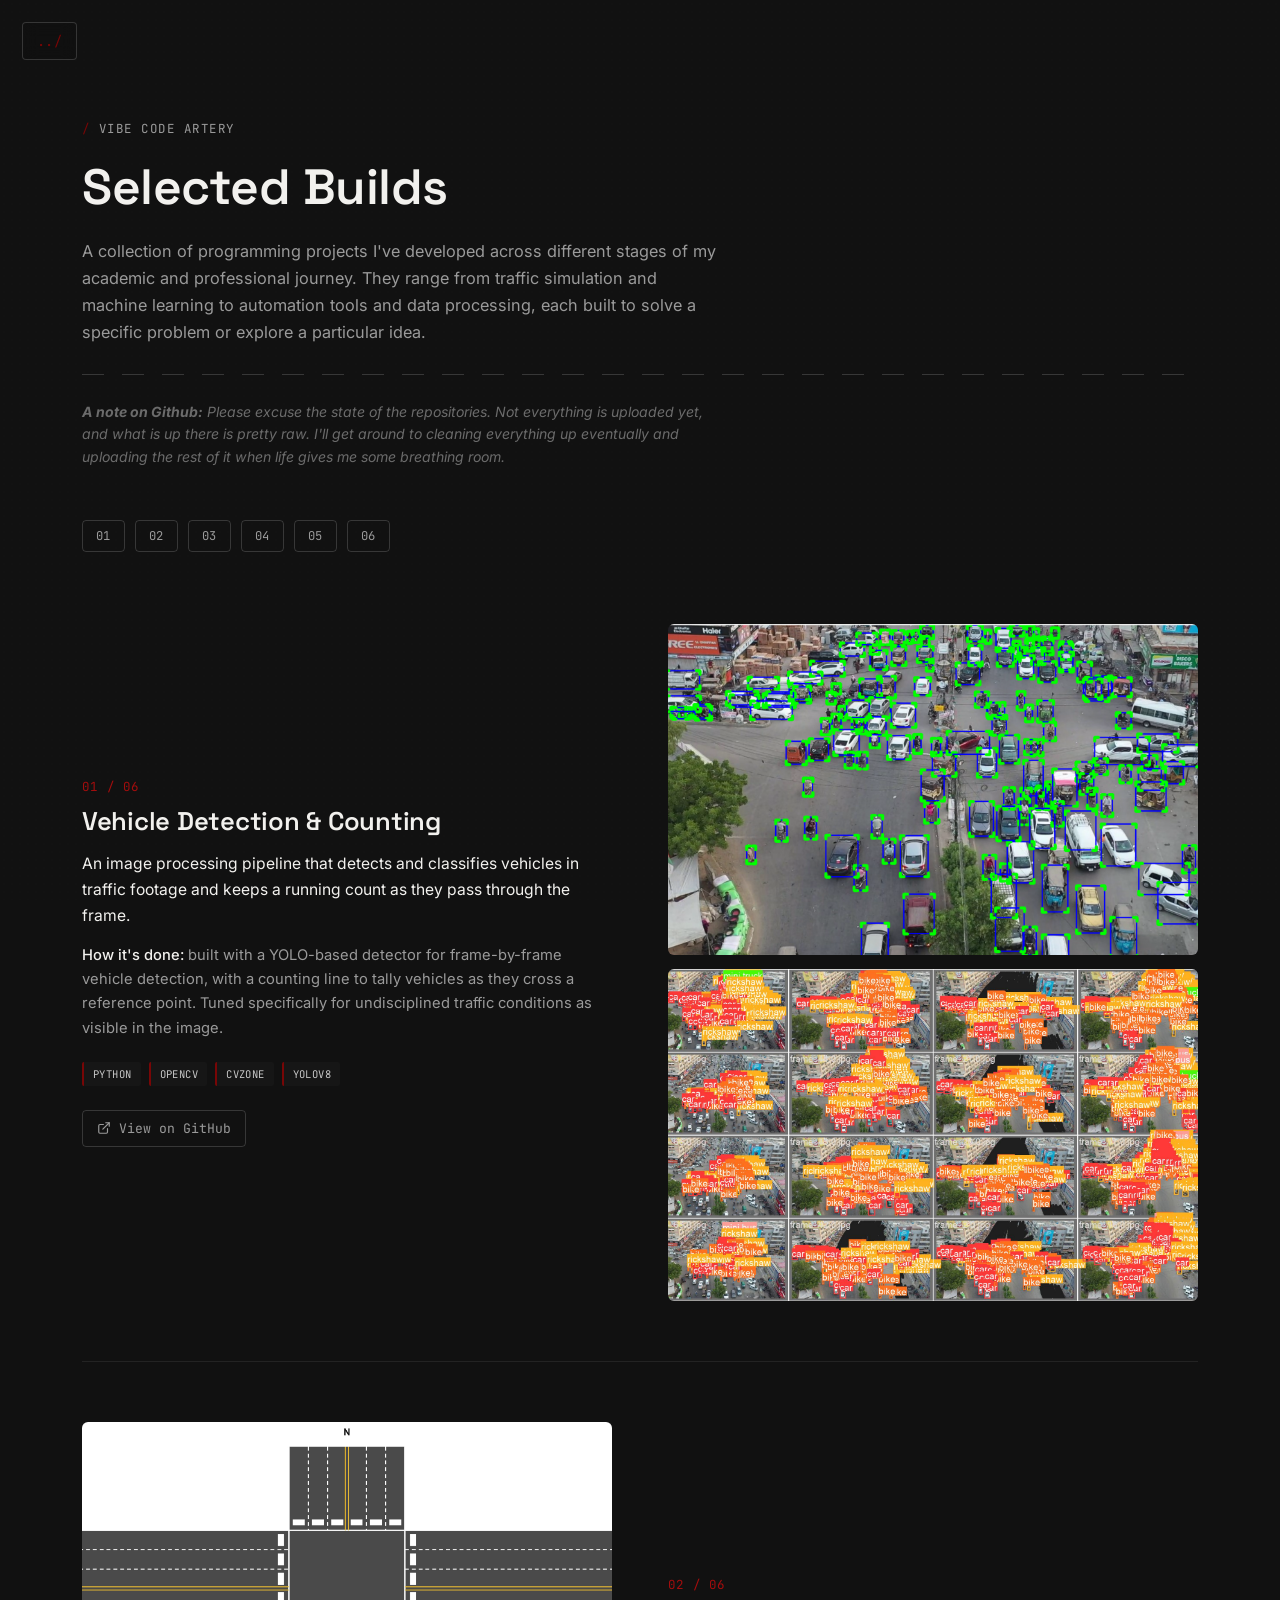
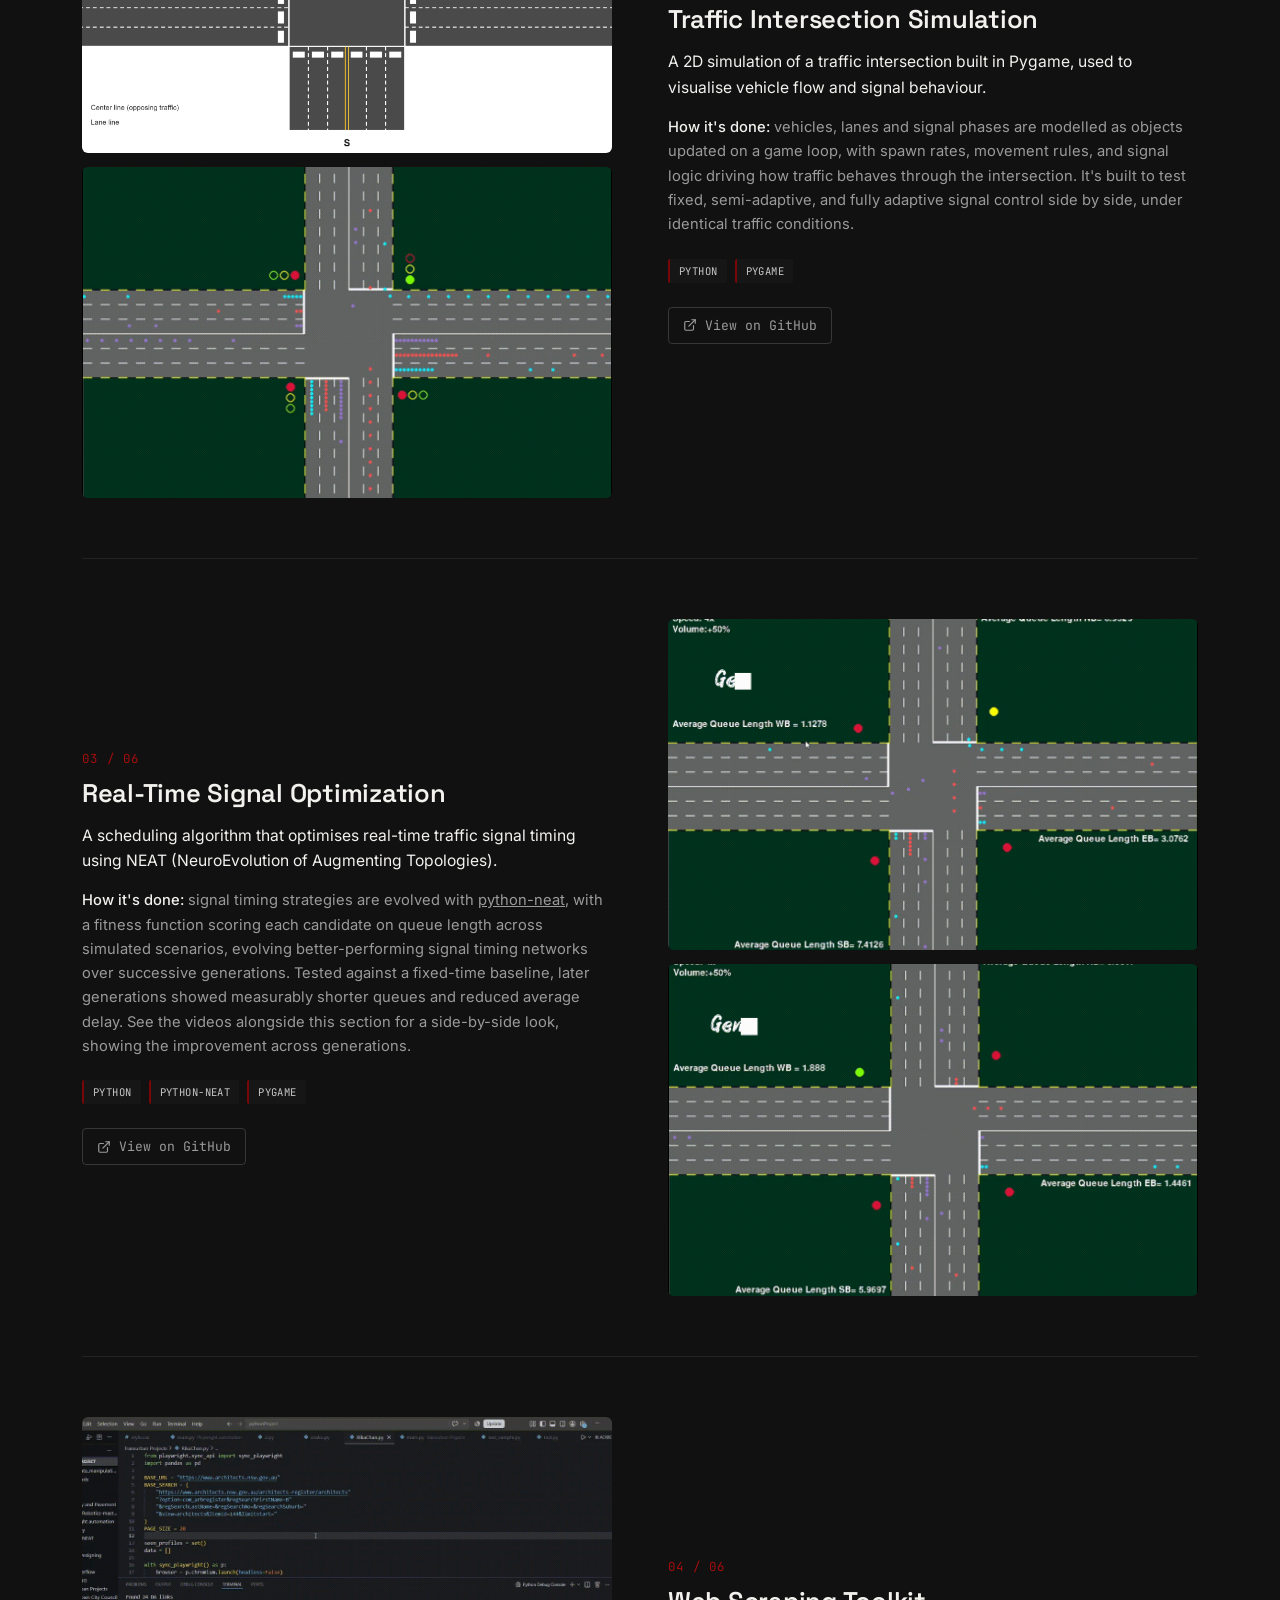
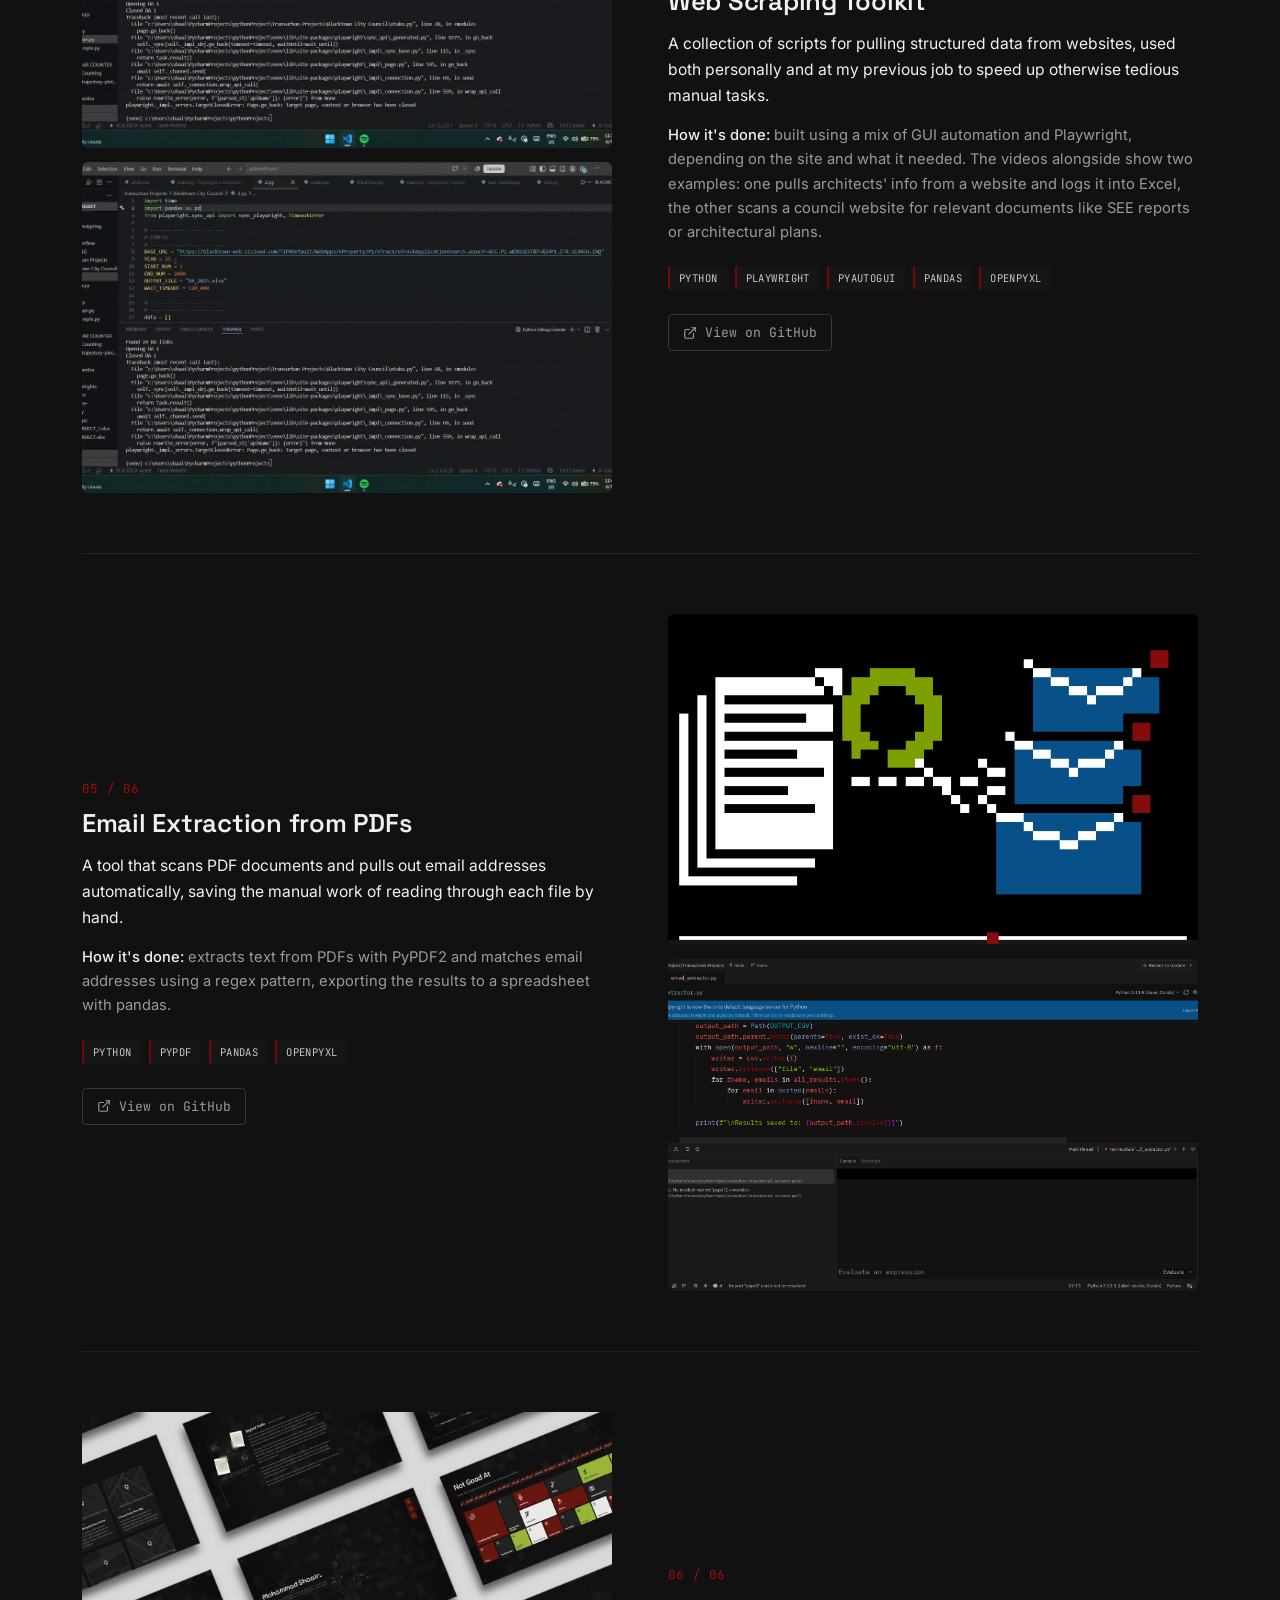
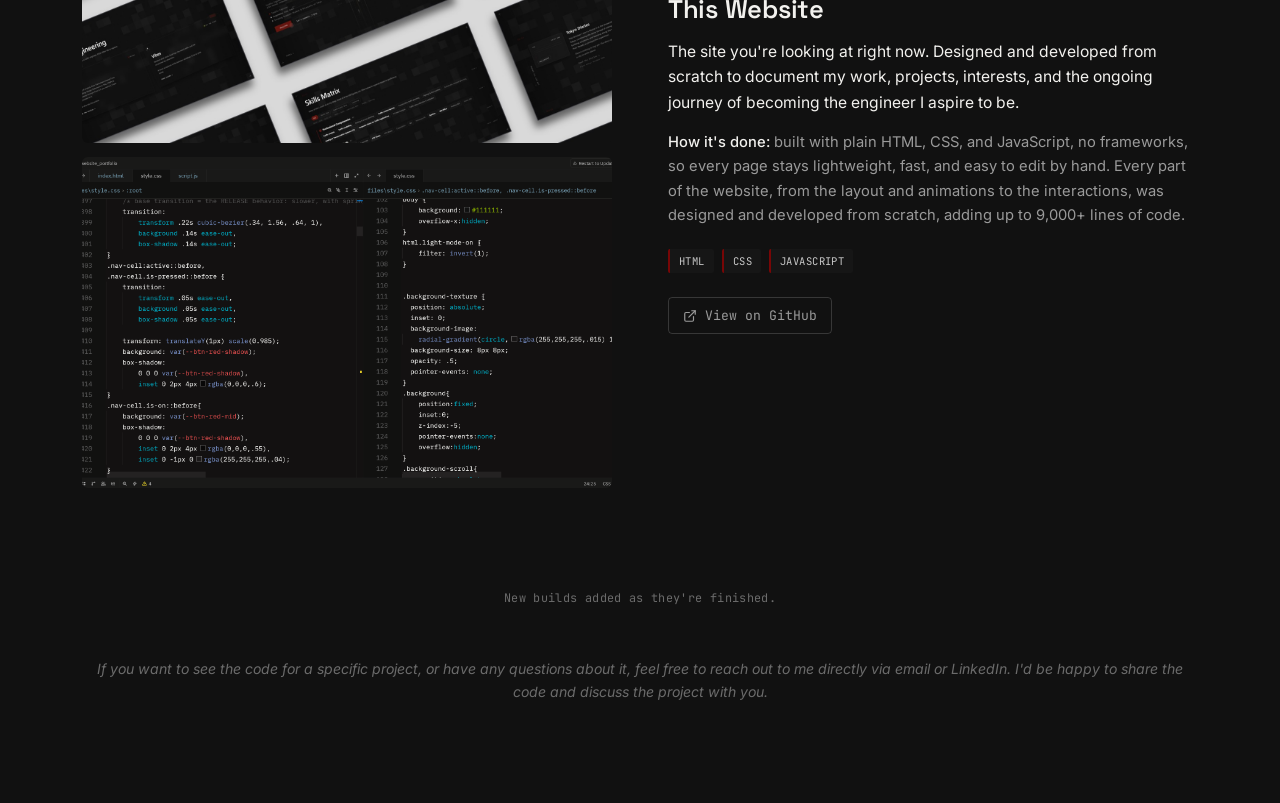
<file: artery.html>
<!DOCTYPE html>
<html lang="en">
<head>
<meta charset="UTF-8">
<meta name="viewport" content="width=device-width, initial-scale=1.0">
<title>Vibe Code Artery</title>

<link rel="preconnect" href="https://fonts.googleapis.com">
<link rel="preconnect" href="https://fonts.gstatic.com" crossorigin>
<link href="https://fonts.googleapis.com/css2?family=Space+Grotesk:wght@500;600;700&family=Inter:wght@400;500&family=JetBrains+Mono:wght@400;500&display=swap" rel="stylesheet">

<style>
  :root{
    --void:#111111;
    --panel:#1a1a1a;
    --panel-2:#161616;
    --line: rgba(255,255,255,.08);
    --line-strong: rgba(255,255,255,.16);
    --text: #f2f1ee;
    --text-dim: #9a9a9a;
    --text-faint: #6b6b6b;
    --red: #780606;
    --red-bright: #a30d0d;
    --red-tint: rgba(120,6,6,.14);
  }

  *{ box-sizing:border-box; }

  html{ scroll-behavior: smooth; }

  body{
    background: #111111;
    overflow-x:hidden;
    margin:0;
    color: var(--text);
    font-family: 'Inter', sans-serif;
    -webkit-font-smoothing: antialiased;
  }

  .background-texture {
    position: absolute;
    inset: 0;
    background-image:
      radial-gradient(circle, rgba(255,255,255,.015) 1px, transparent 1px);
    background-size: 8px 8px;
    opacity: .5;
    pointer-events: none;
  }
  .background{
    position:fixed;
    inset:0;
    z-index:-5;
    pointer-events:none;
    overflow:hidden;
  }
  .background-scroll{
    position:absolute;
    inset:0px;
  }


  .back-btn{
    position: fixed;
    top: 22px;
    left: 22px;
    z-index: 50;
    display:inline-flex;
    align-items:center;
    gap:6px;
    font-family:'JetBrains Mono', monospace;
    font-size: .85rem;
    letter-spacing:.02em;
    color: var(--text-dim);
    background: rgba(17,17,17,.7);
    backdrop-filter: blur(8px);
    border: 1px solid var(--line-strong);
    padding: 9px 14px;
    border-radius: 4px;
    text-decoration: none;
    transition: color .2s ease, border-color .2s ease, background .2s ease;
  }
  .back-btn:hover, .back-btn:focus-visible{
    color: #fff;
    border-color: var(--red);
    background: var(--red-tint);
  }
  .back-btn span{ color: var(--red); }

  .to-top{
    position: fixed;
    bottom: 22px;
    right: 22px;
    z-index: 50;
    width: 46px;
    height: 46px;
    display:flex;
    align-items:center;
    justify-content:center;
    background: rgba(17,17,17,.7);
    backdrop-filter: blur(8px);
    border: 1px solid var(--line-strong);
    border-radius: 4px;
    color: var(--text-dim);
    cursor: pointer;
    opacity: 0;
    transform: translateY(8px);
    pointer-events: none;
    transition: opacity .25s ease, transform .25s ease, color .2s ease, border-color .2s ease, background .2s ease;
  }
  .to-top.visible{
    opacity: 1;
    transform: translateY(0);
    pointer-events: auto;
  }
  .to-top:hover, .to-top:focus-visible{
    color:#fff;
    border-color: var(--red);
    background: var(--red-tint);
  }
  .to-top svg{ width:18px; height:18px; }

  a:focus-visible, button:focus-visible{
    outline: 2px solid var(--red);
    outline-offset: 2px;
  }


  main{
    position:relative;
    max-width: 1180px;
    margin: 0 auto;
    padding: 120px 32px 100px;
  }

  .eyebrow{
    font-family:'JetBrains Mono', monospace;
    font-size: .78rem;
    letter-spacing: .12em;
    text-transform: uppercase;
    color: var(--text-dim);
  }
  .eyebrow span{ color: var(--red); }

  h1{
    font-family:'Space Grotesk', sans-serif;
    font-weight: 600;
    font-size: clamp(2.1rem, 4.2vw, 3.1rem);
    margin: 18px 0 20px;
    letter-spacing: -.01em;
  }

  .lede{
    max-width: 640px;
    color: var(--text-dim);
    font-size: 1.02rem;
    line-height: 1.65;
    margin: 0 0 28px;
  }

  .laneline{
    width: 100%;
    height: 1px;
    background-image: repeating-linear-gradient(
      to right,
      var(--line-strong) 0px, var(--line-strong) 22px,
      transparent 22px, transparent 40px
    );
    margin: 0 0 26px;
  }
  .disclaimer{
    max-width: 640px;
    color: var(--text-faint);
    font-size: .88rem;
    font-style: italic;
    line-height: 1.6;
    margin: 0;
  }

  .toc{
    display:flex;
    flex-wrap: wrap;
    gap: 10px;
    margin: 0 0 12px;
  }
  .toc a{
    font-family:'JetBrains Mono', monospace;
    font-size: .76rem;
    letter-spacing: .04em;
    color: var(--text-dim);
    border: 1px solid var(--line-strong);
    padding: 7px 13px;
    border-radius: 4px;
    text-decoration: none;
    transition: color .2s ease, border-color .2s ease, background .2s ease;
  }
  .toc a:hover, .toc a:focus-visible{
    color:#fff;
    border-color: var(--red);
    background: var(--red-tint);
  }


  .project-feature{
    display:flex;
    gap: 56px;
    align-items: center;
    padding: 60px 0;
    border-bottom: 1px solid var(--line);
    scroll-margin-top: 90px;
    opacity: 0;
    transform: translateY(22px);
    transition: opacity .6s ease, transform .5s ease;
  }
  .project-feature.in-view{
    opacity: 1;
    transform: translateY(0);
  }
  .project-feature:last-of-type{
    border-bottom: none;
  }
  .project-feature.reverse{
    flex-direction: row-reverse;
  }

  .project-media, .project-text{
    flex: 1 1 50%;
    min-width: 0;
  }

  .media-group{
    display:flex;
    flex-direction: column;
    gap: 14px;
  }
  .media-item{
    position: relative;
    aspect-ratio: 16 / 10;
    border-radius: 6px;
    overflow: hidden;
    background: var(--panel-2);
  }
  .media-item img, .media-item video{
    position:absolute;
    inset:0;
    width:100%;
    height:100%;
    object-fit: cover;
    display:block;
  }
  .media-fallback{
    position:absolute;
    inset:0;
    display:none;
    align-items:center;
    justify-content:center;
    background: var(--panel-2);
    font-family:'JetBrains Mono', monospace;
    font-size: .68rem;
    color: var(--text-faint);
    text-align:center;
    padding: 0 10px;
  }

  .project-index{
    font-family:'JetBrains Mono', monospace;
    font-size: .78rem;
    letter-spacing: .1em;
    color: var(--red-bright);
    margin: 0 0 10px;
  }

  .project-title{
    font-family:'Space Grotesk', sans-serif;
    font-weight: 600;
    font-size: 1.6rem;
    margin: 0 0 14px;
    letter-spacing: -.01em;
  }

  .project-desc{
    color: var(--text);
    font-size: .98rem;
    line-height: 1.65;
    margin: 0 0 14px;
  }

  .project-how{
    color: var(--text-dim);
    font-size: .92rem;
    line-height: 1.65;
    margin: 0 0 22px;
  }
  .project-how strong{
    color: var(--text);
    font-weight: 500;
  }

  .tag-row{
    display:flex;
    flex-wrap: wrap;
    gap: 8px;
    margin-bottom: 24px;
  }
  .tag{
    font-family:'JetBrains Mono', monospace;
    font-size: .66rem;
    letter-spacing: .04em;
    text-transform: uppercase;
    color: #c7c7c7;
    background: var(--panel-2);
    border-left: 2px solid var(--red);
    padding: 5px 9px;
    border-radius: 2px;
    white-space: nowrap;
  }

  .repo-link{
    display:inline-flex;
    align-items:center;
    gap: 8px;
    font-family:'JetBrains Mono', monospace;
    font-size: .82rem;
    color: var(--text-dim);
    border: 1px solid var(--line-strong);
    padding: 9px 14px;
    border-radius: 4px;
    text-decoration:none;
    transition: color .2s ease, border-color .2s ease, background .2s ease;
  }
  .repo-link:hover, .repo-link:focus-visible{
    color:#fff;
    border-color: var(--red);
    background: var(--red-tint);
  }
  .repo-link svg{ width:14px; height:14px; }

  @media (max-width: 860px){
    .project-feature, .project-feature.reverse{
      flex-direction: column;
      gap: 26px;
      padding: 44px 0;
    }
    .project-media, .project-text{
      flex: 1 1 auto;
      width: 100%;
    }
  }

  footer{
    margin-top: 20px;
    padding-top: 22px;
    text-align:center;
    font-family:'JetBrains Mono', monospace;
    font-size: .74rem;
    color: var(--text-faint);
    letter-spacing:.03em;
  }
  .ending_note{
    text-align: center;
    color: var(--text-faint);
    font-size: .88rem;
    font-style: italic;
    line-height: 1.6;
    margin: 0;
  }

  @media (max-width: 640px){
    main{ padding: 100px 20px 80px; }
    .back-btn{ top:16px; left:16px; padding:8px 12px; font-size:.78rem; }
    .to-top{ bottom:16px; right:16px; width:42px; height:42px; }
  }

  @media (prefers-reduced-motion: reduce){
    html{ scroll-behavior:auto; }
    *{ transition:none !important; animation:none !important; }
    .project-feature{ opacity:1 !important; transform:none !important; }
  }
</style>
</head>
<body>

  <div class="background">
    <div class="background-scroll"></div>
    <div class="background-texture"></div>
  </div>

  <a href="index.html#projects" class="back-btn" aria-label="Back to main site" title="Back to main site"><span>../</span></a>

  <button class="to-top" aria-label="Scroll to top">
    <svg viewBox="0 0 24 24" fill="none" stroke="currentColor" stroke-width="2" stroke-linecap="round" stroke-linejoin="round">
      <line x1="12" y1="19" x2="12" y2="5"></line>
      <polyline points="5 12 12 5 19 12"></polyline>
    </svg>
  </button>

  <main>

    <div class="eyebrow"><span>/</span> Vibe Code Artery</div>
    <h1>Selected Builds</h1>
    <p class="lede">A collection of programming projects I've developed across different stages of my academic and professional journey. They range from traffic simulation and machine learning to automation tools and data processing, each built to solve a specific problem or explore a particular idea.</p>

    <div class="laneline"></div>
    <p class="disclaimer">
      <b>A note on Github:</b> Please excuse the state of the repositories. Not everything is uploaded yet, and what is up there
       is pretty raw. I'll get around to cleaning everything up eventually and uploading the rest 
       of it when life gives me some breathing room.
    </p>
    <p>&nbsp;</p>
    <nav class="toc" aria-label="Jump to project">
      <a href="#project-1">01</a>
      <a href="#project-2">02</a>
      <a href="#project-3">03</a>
      <a href="#project-4">04</a>
      <a href="#project-5">05</a>
      <a href="#project-6">06</a>
    </nav>

    <!-- PROJECT 1 -->
    <section class="project-feature reverse" id="project-1">
      <div class="project-media">
        <div class="media-group">
          <div class="media-item">
            <img src="images/artery/1a.png" alt="Vehicle detection model running on traffic footage" loading="lazy"
                 onerror="this.style.display='none'; this.nextElementSibling.style.display='flex';">
            <div class="media-fallback"><span>images/artery-1a.jpg</span></div>
          </div>
          <div class="media-item">
            <img src="images/artery/1b.jpg" alt="[Add alt text for second photo/video]" loading="lazy"
                 onerror="this.style.display='none'; this.nextElementSibling.style.display='flex';">
            <div class="media-fallback"><span>images/artery-1b.jpg</span></div>
          </div>
        </div>
      </div>
      <div class="project-text">
        <div class="project-index">01 / 06</div>
        <h2 class="project-title">Vehicle Detection &amp; Counting</h2>
        <p class="project-desc">An image processing pipeline that detects and classifies vehicles in traffic footage and keeps a running count as they pass through the frame.</p>
        <p class="project-how"><strong>How it's done:</strong> built with a YOLO-based detector for frame-by-frame vehicle detection, with a counting line to tally vehicles as they cross a reference point. Tuned specifically for undisciplined traffic conditions as visible in the image.</p>
        <div class="tag-row">
          <span class="tag">Python</span>
          <span class="tag">OpenCV</span>
          <span class="tag">CVZone</span>
          <span class="tag">YOLOv8</span>
        </div>
        <a class="repo-link" href="https://github.com/shaair9211" target="_blank" rel="noopener noreferrer">
          <svg viewBox="0 0 24 24" fill="none" stroke="currentColor" stroke-width="2" stroke-linecap="round" stroke-linejoin="round"><path d="M18 13v6a2 2 0 0 1-2 2H5a2 2 0 0 1-2-2V8a2 2 0 0 1 2-2h6"></path><polyline points="15 3 21 3 21 9"></polyline><line x1="10" y1="14" x2="21" y2="3"></line></svg>
          View on GitHub
        </a>
      </div>
    </section>


    <!-- PROJECT 2 -->
    <section class="project-feature" id="project-2">
      <div class="project-media">
        <div class="media-group">
          <div class="media-item">
            <img src="images/artery/2a.jpg" alt="Pygame traffic intersection simulation" loading="lazy"
                 onerror="this.style.display='none'; this.nextElementSibling.style.display='flex';">
            <div class="media-fallback"><span>images/artery-2a.jpg</span></div>
          </div>
          <div class="media-item">
            <img src="images/artery/2b.gif" alt="[Add alt text for second photo/video]" loading="lazy"
                 onerror="this.style.display='none'; this.nextElementSibling.style.display='flex';">
            <div class="media-fallback"><span>images/artery-2b.jpg</span></div>
          </div>
        </div>
      </div>
      <div class="project-text">
        <div class="project-index">02 / 06</div>
        <h2 class="project-title">Traffic Intersection Simulation</h2>
        <p class="project-desc">A 2D simulation of a traffic intersection built in Pygame, used to visualise vehicle flow and signal behaviour.</p>
        <p class="project-how"><strong>How it's done:</strong> vehicles, lanes and signal phases are modelled as objects updated on a game loop, with spawn rates, movement rules, and signal logic driving how traffic behaves through the intersection. It's built to test fixed, semi-adaptive, and fully adaptive signal control side by side, under identical traffic conditions.</p>
        <div class="tag-row">
          <span class="tag">Python</span>
          <span class="tag">Pygame</span>
        </div>
        <a class="repo-link" href="https://github.com/shaair9211" target="_blank" rel="noopener noreferrer">
          <svg viewBox="0 0 24 24" fill="none" stroke="currentColor" stroke-width="2" stroke-linecap="round" stroke-linejoin="round"><path d="M18 13v6a2 2 0 0 1-2 2H5a2 2 0 0 1-2-2V8a2 2 0 0 1 2-2h6"></path><polyline points="15 3 21 3 21 9"></polyline><line x1="10" y1="14" x2="21" y2="3"></line></svg>
          View on GitHub
        </a>
      </div>
    </section>

    <!-- PROJECT 3 -->
    <section class="project-feature reverse" id="project-3">
      <div class="project-media">
        <div class="media-group">
          <div class="media-item">
            <img src="images/artery/3a.gif" alt="NEAT signal optimization training progress" loading="lazy"
                 onerror="this.style.display='none'; this.nextElementSibling.style.display='flex';">
            <div class="media-fallback"><span>images/artery-4a.jpg</span></div>
          </div>
          <div class="media-item">
            <img src="images/artery/3b.gif" alt="[Add alt text for second photo/video]" loading="lazy"
                 onerror="this.style.display='none'; this.nextElementSibling.style.display='flex';">
            <div class="media-fallback"><span>images/artery-3b.jpg</span></div>
          </div>
        </div>
      </div>
      <div class="project-text">
        <div class="project-index">03 / 06</div>
        <h2 class="project-title">Real-Time Signal Optimization</h2>
        <p class="project-desc">A scheduling algorithm that optimises real-time traffic signal timing using NEAT (NeuroEvolution of Augmenting Topologies).</p>
        <p class="project-how"><strong>How it's done:</strong> signal timing strategies are evolved with <a href="https://neat-python.readthedocs.io/" target="_blank" rel="noopener noreferrer" style="color:inherit;">python-neat</a>, with a fitness function scoring each candidate on queue length across simulated scenarios, evolving better-performing signal timing networks over successive generations. Tested against a fixed-time baseline, later generations showed measurably shorter queues and reduced average delay. See the videos alongside this section for a side-by-side look, showing the improvement across generations.</p>
        <div class="tag-row">
          <span class="tag">Python</span>
          <span class="tag">Python-NEAT</span>
          <span class="tag">Pygame</span>
        </div>
        <a class="repo-link" href="https://github.com/shaair9211" target="_blank" rel="noopener noreferrer">
          <svg viewBox="0 0 24 24" fill="none" stroke="currentColor" stroke-width="2" stroke-linecap="round" stroke-linejoin="round"><path d="M18 13v6a2 2 0 0 1-2 2H5a2 2 0 0 1-2-2V8a2 2 0 0 1 2-2h6"></path><polyline points="15 3 21 3 21 9"></polyline><line x1="10" y1="14" x2="21" y2="3"></line></svg>
          View on GitHub
        </a>
      </div>
    </section>

    <!-- PROJECT 4 -->
    <section class="project-feature" id="project-4">
      <div class="project-media">
        <div class="media-group">
          <div class="media-item">
            <img src="images/artery/4a.gif" alt="Web scraping toolkit output example" loading="lazy"
                 onerror="this.style.display='none'; this.nextElementSibling.style.display='flex';">
            <div class="media-fallback"><span>images/artery-4a.jpg</span></div>
          </div>
          <div class="media-item">
            <img src="images/artery/4b.gif" alt="[Add alt text for second photo/video]" loading="lazy"
                 onerror="this.style.display='none'; this.nextElementSibling.style.display='flex';">
            <div class="media-fallback"><span>images/artery-4b.jpg</span></div>
          </div>
        </div>
      </div>
      <div class="project-text">
        <div class="project-index">04 / 06</div>
        <h2 class="project-title">Web Scraping Toolkit</h2>
        <p class="project-desc">A collection of scripts for pulling structured data from websites, used both personally and at my previous job to speed up otherwise tedious manual tasks.</p>
        <p class="project-how"><strong>How it's done:</strong> built using a mix of GUI automation and Playwright, depending on the site and what it needed. The videos alongside show two examples: one pulls architects' info from a website and logs it into Excel, the other scans a council website for relevant documents like SEE reports or architectural plans.</p>
        <div class="tag-row">
          <span class="tag">Python</span>
          <span class="tag">Playwright</span>
          <span class="tag">PyAutoGUI</span>
          <span class="tag">Pandas</span>
          <span class="tag">OpenPyXL</span>
        </div>
        <a class="repo-link" href="https://github.com/shaair9211" target="_blank" rel="noopener noreferrer">
          <svg viewBox="0 0 24 24" fill="none" stroke="currentColor" stroke-width="2" stroke-linecap="round" stroke-linejoin="round"><path d="M18 13v6a2 2 0 0 1-2 2H5a2 2 0 0 1-2-2V8a2 2 0 0 1 2-2h6"></path><polyline points="15 3 21 3 21 9"></polyline><line x1="10" y1="14" x2="21" y2="3"></line></svg>
          View on GitHub
        </a>
      </div>
    </section>

    <!-- PROJECT 5 -->
    <section class="project-feature reverse" id="project-5">
      <div class="project-media">
        <div class="media-group">
          <div class="media-item">
            <img src="images/artery/5a.png" alt="Email extraction from PDFs tool output" loading="lazy"
                 onerror="this.style.display='none'; this.nextElementSibling.style.display='flex';">
            <div class="media-fallback"><span>images/artery-5a.jpg</span></div>
          </div>
          <div class="media-item">
            <img src="images/artery/5b.png" alt="[Add alt text for second photo/video]" loading="lazy"
                 onerror="this.style.display='none'; this.nextElementSibling.style.display='flex';">
            <div class="media-fallback"><span>images/artery-5b.jpg</span></div>
          </div>
        </div>
      </div>
      <div class="project-text">
        <div class="project-index">05 / 06</div>
        <h2 class="project-title">Email Extraction from PDFs</h2>
        <p class="project-desc">A tool that scans PDF documents and pulls out email addresses automatically, saving the manual work of reading through each file by hand.</p>
        <p class="project-how"><strong>How it's done:</strong> extracts text from PDFs with PyPDF2 and matches email addresses using a regex pattern, exporting the results to a spreadsheet with pandas.</p>
        <div class="tag-row">
          <span class="tag">Python</span>
          <span class="tag">PyPDF</span>
          <span class="tag">Pandas</span>
          <span class="tag">OpenPyXL</span>
        </div>
        <a class="repo-link" href="https://github.com/shaair9211" target="_blank" rel="noopener noreferrer">
          <svg viewBox="0 0 24 24" fill="none" stroke="currentColor" stroke-width="2" stroke-linecap="round" stroke-linejoin="round"><path d="M18 13v6a2 2 0 0 1-2 2H5a2 2 0 0 1-2-2V8a2 2 0 0 1 2-2h6"></path><polyline points="15 3 21 3 21 9"></polyline><line x1="10" y1="14" x2="21" y2="3"></line></svg>
          View on GitHub
        </a>
      </div>
    </section>

    <!-- PROJECT 6 -->
    <section class="project-feature" id="project-6">
      <div class="project-media">
        <div class="media-group">
          <div class="media-item">
            <img src="images/artery/6a.jpg" alt="Screenshot of this portfolio website" loading="lazy"
                 onerror="this.style.display='none'; this.nextElementSibling.style.display='flex';">
            <div class="media-fallback"><span>images/artery-6a.jpg</span></div>
          </div>
          <div class="media-item">
            <img src="images/artery/6b.png" alt="[Add alt text for second photo/video]" loading="lazy"
                 onerror="this.style.display='none'; this.nextElementSibling.style.display='flex';">
            <div class="media-fallback"><span>images/artery-6b.jpg</span></div>
          </div>
        </div>
      </div>
      <div class="project-text">
        <div class="project-index">06 / 06</div>
        <h2 class="project-title">This Website</h2>
        <p class="project-desc">The site you're looking at right now. Designed and developed from scratch to document my work, projects, interests, and the ongoing journey of becoming the engineer I aspire to be.</p>
        <p class="project-how"><strong>How it's done:</strong> built with plain HTML, CSS, and JavaScript, no frameworks, so every page stays lightweight, fast, and easy to edit by hand. Every part of the website, from the layout and animations to the interactions, was designed and developed from scratch, adding up to 9,000+ lines of code.</p>
        <div class="tag-row">
          <span class="tag">HTML</span>
          <span class="tag">CSS</span>
          <span class="tag">JavaScript</span>
        </div>
        <a class="repo-link" href="https://github.com/shaair9211" target="_blank" rel="noopener noreferrer">
          <svg viewBox="0 0 24 24" fill="none" stroke="currentColor" stroke-width="2" stroke-linecap="round" stroke-linejoin="round"><path d="M18 13v6a2 2 0 0 1-2 2H5a2 2 0 0 1-2-2V8a2 2 0 0 1 2-2h6"></path><polyline points="15 3 21 3 21 9"></polyline><line x1="10" y1="14" x2="21" y2="3"></line></svg>
          View on GitHub
        </a>
      </div>
    </section>

    <footer>New builds added as they're finished.</footer>
    <p>&nbsp;</p>
    <p class="ending_note">
      If you want to see the code for a specific project, or have any questions about it, feel free to reach out to me
       directly via email or LinkedIn. I'd be happy to share the code and discuss the project with you.
    </p>
  </main>

<script>
  const toTopBtn = document.querySelector('.to-top');
  window.addEventListener('scroll', () => {
    if (window.scrollY > 420) toTopBtn.classList.add('visible');
    else toTopBtn.classList.remove('visible');
  }, { passive: true });
  toTopBtn.addEventListener('click', () => {
    const reduce = window.matchMedia('(prefers-reduced-motion: reduce)').matches;
    window.scrollTo({ top: 0, behavior: reduce ? 'auto' : 'smooth' });
  });

  const features = document.querySelectorAll('.project-feature');
  if ('IntersectionObserver' in window) {
    const io = new IntersectionObserver((entries) => {
      entries.forEach((entry) => {
        if (entry.isIntersecting) {
          entry.target.classList.add('in-view');
          io.unobserve(entry.target);
        }
      });
    }, { threshold: 0.15 });
    features.forEach((f) => io.observe(f));
  } else {
    features.forEach((f) => f.classList.add('in-view'));
  }
</script>

</body>
</html>
</file>
